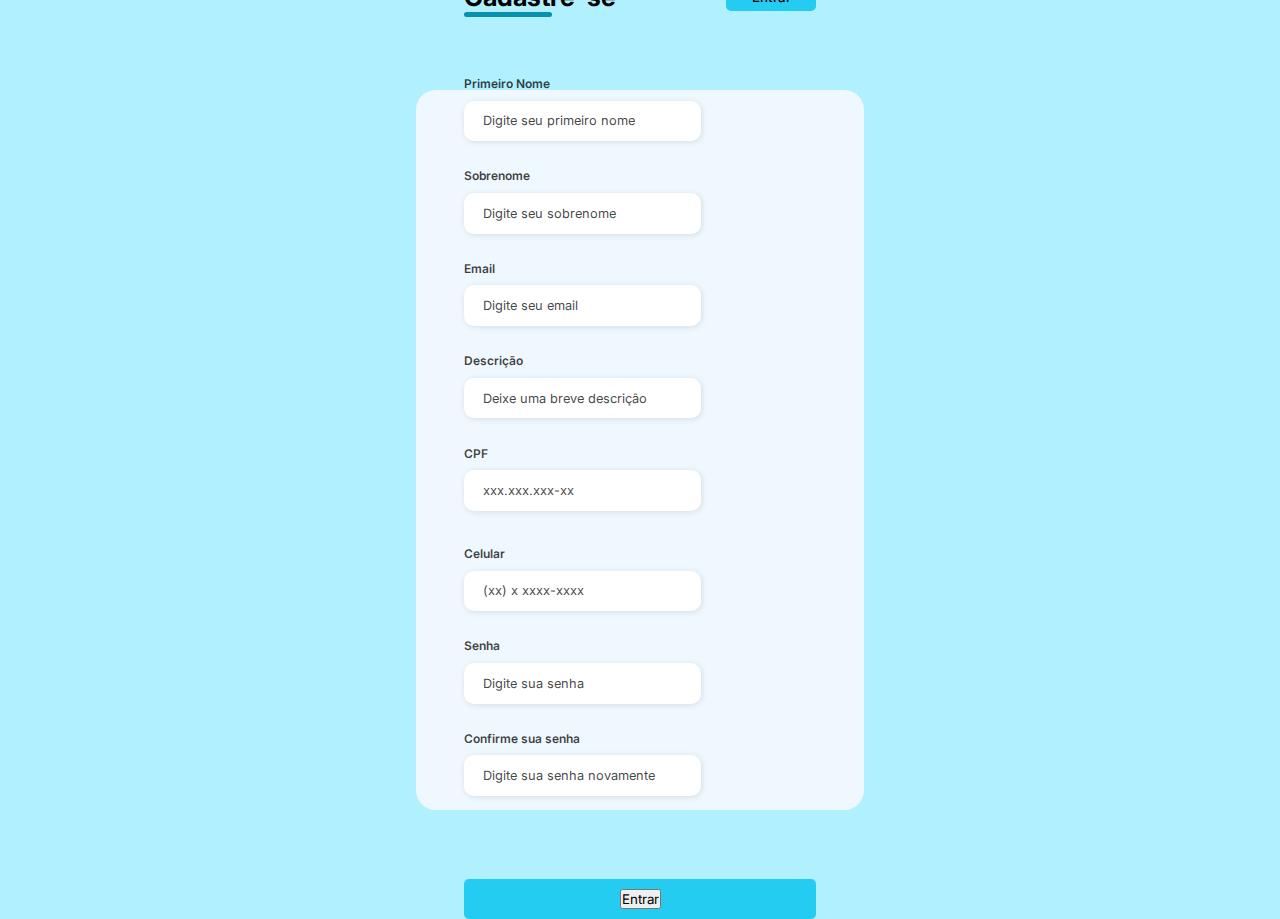
<file: PIT TRABALHO(Comentado)/index.html>
<!DOCTYPE html>
<html lang="pt-br">
<head>
    <meta charset="UTF-8">
    <meta http-equiv="X-UA-Compatible" content="IE=edge">
    <meta name="viewport" content="width=device-width, initial-scale=1.0">
    <link rel="stylesheet" href="assets/css/styles.css">
    <script src="assets/js/script.js"></script>
    <title>Cadastre-se</title>
</head>
<body>




    <div class="container">
        <div class="form-image">
            <img src="assets/img/cadastroimg.svg">
        </div>
        <div class="form">
            <form  action="back-end_registro/Registro.php" method="post">
                <!--back-end necessário -->
                <div class="form-header">
                    <div class="title">
                        <h1>Cadastre-se</h1>
                    </div>
                    <div class="login-button">
                        <button><a href="#">Entrar</a></button> <!--back-end necessário -->
                    </div>
                </div>
                

                <div class="input-group">
                    <div class="input-box">
                        <label for="firstname">Primeiro Nome</label>
                        <input id="firstname" type="text" name="Nome" placeholder="Digite seu primeiro nome"
                            required>
                    </div>
    
                    <div class="input-box">
                        <label for="lastname">Sobrenome</label>
                        <input id="lastname" type="text" name="lastname" placeholder="Digite seu sobrenome" required>
                    </div>
    
                    <div class="input-box">
                        <label for="email">Email</label>
                        <input id="email" type="email" name="Email" placeholder="Digite seu email" required>
                    </div>
    
                    <div class="input-box">
                        <label for="descrição">Descrição</label>
                        <input id="descrição" type="text" name="Info" placeholder="Deixe uma breve descrição"
                            required>
                    </div>
    
                    <div class="input-box">
                        <label for="CPF">CPF</label>
                        <input id="CPF" name="CPF" placeholder="xxx.xxx.xxx-xx" maxlength="14"required>
                    </div>
    
                    <div class="input-box">
                        <label for="number">Celular</label>
                        <input id="number" type="tel" name="Tel" placeholder="(xx) x xxxx-xxxx" maxlength="15"required>
                    </div>
    
                    <div class="input-box">
                        <label for="password">Senha</label>
                        <input id="password" type="password" name="Senha" placeholder="Digite sua senha" required>
                    </div>
    
                    <div class="input-box">
                        <label for="password">Confirme sua senha</label>
                        <input id="password" type="password" name="Senha2" placeholder="Digite sua senha novamente" required>
                    </div>
                </div>
                <div class="continue-button">
                    <button><a href="#"><input type="submit" name="enviar" value="Entrar"></a></button>
                </div>
            </form>
        </div>
    </div>
</body>    
</html>
</file>
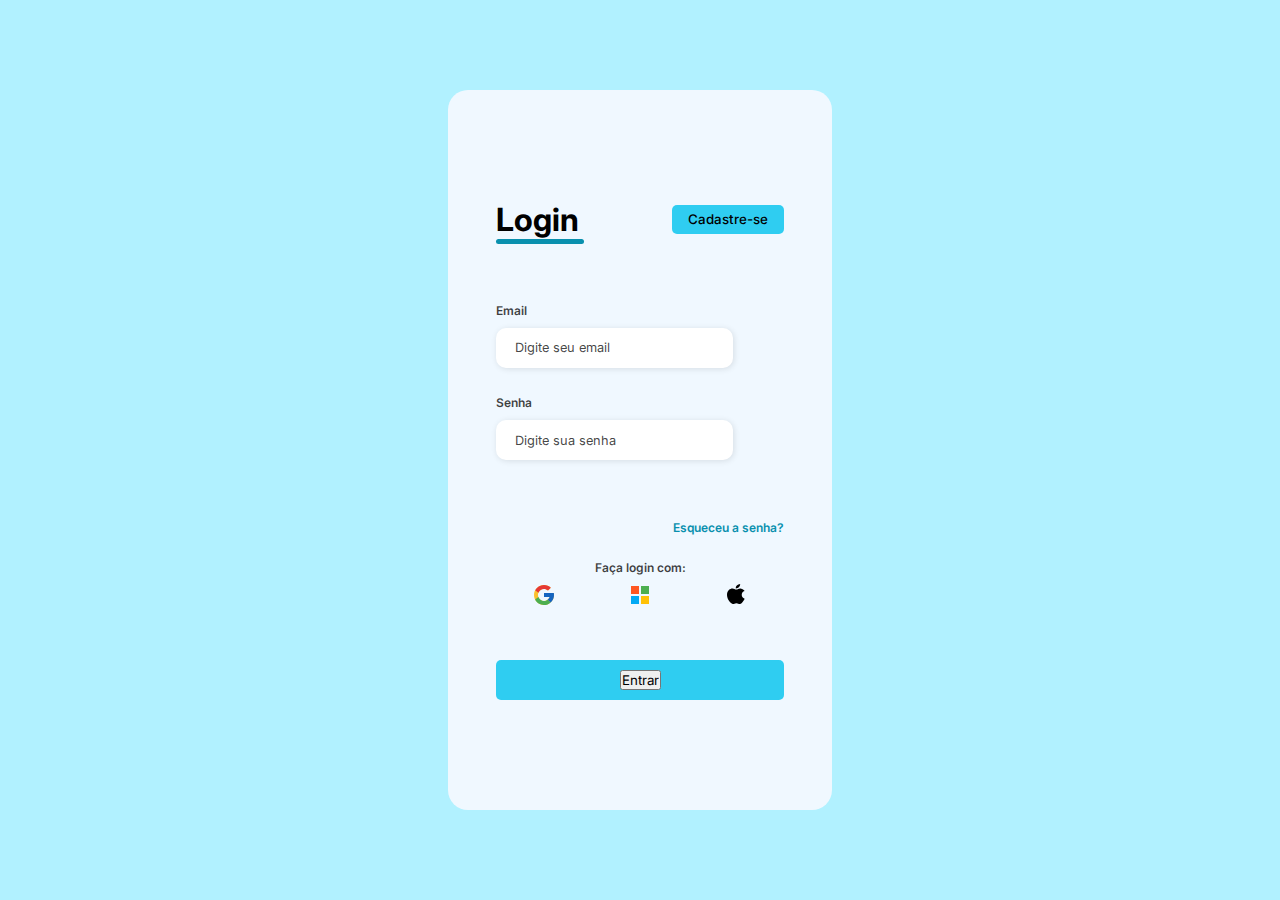
<file: PIT TRABALHO(Comentado)/login/index.html>
<!DOCTYPE html>
<html lang="pt-br">
<head>
    <meta charset="UTF-8">
    <meta http-equiv="X-UA-Compatible" content="IE=edge">
    <meta name="viewport" content="width=device-width, initial-scale=1.0">
    <link rel="stylesheet" href="assets/css/styles2.css">
    <link href="https://unpkg.com/boxicons@2.1.4/css/boxicons.min.css" rel="stylesheet">
    <title>Login</title>
</head>
<body>

    
    <div class="container">
        <div class="form">
            <form action = "Back-End login/Back-End_Login.php" method="post">
                <div class="form-header">
                    <div class="title">
                        <h1>Login</h1>
                    </div>
                    <div class="login-button">
                        <button><a href="index.html">Cadastre-se</a></button> <!--back-end necessário -->
                    </div>
                </div>

                <div class="input-group">
                    <div class="input-box">
                        <label for="email">Email</label>
                        <input id="email" type="email" name="Nome" placeholder="Digite seu email"
                            required>
                    </div>
    
                    <div class="input-box">
                        <label for="password">Senha</label>
                        <input id="password" type="password" name="Senha" placeholder="Digite sua senha" required>
                    </div>
                </div>

                <div class="forgot-password">
                    <a href="#">Esqueceu a senha?</a>
                </div>

                <div class="login-options">
                    <h6>Faça login com:</h6>
                    <div class="social-icons">
                        <img src="assets/img/google-icon.svg" alt="Google">
                        <img src="assets/img/microsoft-icon.svg" alt="Microsoft">
                        <img src="assets/img/apple-icon.svg" alt="Apple">
                    </div>
                </div>

                <div class="continue-button">
                    <button><a href="#"><input type="submit" name="enviar" value="Entrar"></a></button>
                </div>
            </form>
        </div>
    </div>
</body>
</html>
</file>
<file: PIT TRABALHO(Comentado)/assets/css/styles.css>
@import url('https://fonts.googleapis.com/css2?family=Inter:wght@100;200;300;400;500;600;700;800;900&display=swap');

* {
    padding: 0;
    margin: 0;
    box-sizing: border-box;
    font-family: 'Inter', sans-serif;
}

body {
    width: 100%;
    height: 100vh;
    display: flex;
    justify-content: center;
    align-items: center;
    background: #00d0ff4e;
}

.container {
    width: 80%;
    height: 80vh;
    display: flex;
}

.form-image {
     width: 50%; /* 50% de 80% da div coitainer */
     display: flex;
     justify-content: center;
     align-items: center;
     background-color: transparent;
     padding: 1rem;
}

.form-image img {
    width: 31rem;
}

.form {
   width: 45%;   /* dividindo a telinha */
   display: flex;
   justify-content: center;
   align-items: center;
   flex-direction: column;
   background-color: aliceblue;
   padding: 3rem;
   border-radius: 20px;
}

.form-header {
    margin-bottom: 3rem;
    display: flex;
    justify-content: space-between;
}

.login-button {
    display: flex;
    align-items: center;
}

.login-button button {
    width: 90px;
    border: none;
    background-color: #08c4eed5;
    padding: 0.4rem 1rem;
    border-radius: 5px;
    cursor: pointer;
    transition: 0.5s;
}

.login-button button:hover {
    background-color:#0990aec9;;
    transition: 0.5s;
}

.login-button button a {
    color: black;
    text-decoration: none;
    font-weight: 500;
}

.form-header h1::after {
    content: '';
    display: block;
    width: 5.5rem;
    height: 0.3rem;
    background-color: #0990ae;
    margin: 0 auto;
    position: absolute;
    border-radius: 10px;    
}

.input-group {
    display: flex;
    flex-wrap: wrap;
    justify-content: space-between;
    padding: 1rem 0;
}

.input-box {
    display: flex;
    flex-direction: column;
    margin-bottom: 1.1rem;
}

#CPF {
    display: flex;
    flex-direction: column;
    margin-bottom: 1.1rem;
    height: 90;
}

.input-box input {
    margin: 0.6rem 0;
    padding: 0.8rem 1.2rem;
    border: none;
    border-radius: 10px;
    box-shadow: 1px 1px 6px #0000001c;
    font-size: 0.8rem;
}

.input-box input:hover {
    background-color: #eeeeee75;
}

.input-box input:focus-visible {
    outline: 1px solid #0990ae;
}

.input-box  label,
.gender-title h6 {
    font-size: 0.75rem;
    font-weight: 600;
    color: #000000c0;
}

.input-box input::placeholder {
    color: #000000be;
}

.gender-group {
    display: flex;
    justify-content: space-between;
    margin-top: 0.62rem;
    padding: 0 0 02rem;
}

.gender-input {
    display: flex;
    align-items: center;
}

.gender-input input {
    margin-right: 0.35rem;
}

.gender-input label {
    font-size: 0.81rem;
    font-weight: 600;
    color: #000000c0;
}

.continue-button button {
    width: 100%;
    margin-top: 2.5rem;
    border:none;
    background-color: #08c4eed5;
    padding: 0.62rem;
    border-radius: 5px;
    cursor: pointer;
    transition: 0.5s;
}

.continue-button button:hover {
    background-color: #0990aec9;
    transition: 0.5s;
}

.continue-button button a {
    text-decoration: none;
    color: #000000c0;
    font-size: 0.93rem;
}

 /* responsividade código */
 @media screen and (max-width: 1330px) {
    .form-image {
        display: none;
    }
    .container {
        width: 35%;
    }
    .form {
        width: 100%;
    }

    .form-header h1 {
        font-size: 1.6rem;  
    }
}

@media screen and (max-width: 1064px) {
    .container {
        width: 90%;
        height: auto;
    }
    .input-group {
        flex-direction: column;
        z-index: 5;
        padding-right: 5rem;
        max-height: 10rem;
        overflow-y: scroll;
        flex-wrap: nowrap;
    }
    .gender-inputs {
        margin-top: 2rem;
    }
    .gender-group {
        flex-direction: column;
    }
    .gender-title h6 {
        margin: 0;
    }
    .gender-input {
        margin-top: 0.5rem;
    }
}
</file>
<file: PIT TRABALHO(Comentado)/login/assets/css/styles2.css>
@import url('https://fonts.googleapis.com/css2?family=Inter:wght@100;200;300;400;500;600;700;800;900&display=swap');

* {
    padding: 0;
    margin: 0;
    box-sizing: border-box;
    font-family: 'Inter', sans-serif;
}

body {
    width: 100%;
    height: 100vh;
    display: flex;
    justify-content: center;
    align-items: center;
    background: #00d0ff4e;
}

.container {
    width: 100%;
    height: 80vh;
    display: flex;
    justify-content: center;
}

.form {
   width: 90%; 
   max-width: 400px; /* Adicionado para limitar a largura em dispositivos maiores */
   display: flex;
   justify-content: center;
   align-items: center;
   flex-direction: column;
   background-color: aliceblue;
   padding: 3rem;
   border-radius: 20px;
}

/* Estilos adicionados para dispositivos móveis */
@media screen and (min-width: 768px) {
    .form {
        width: 30%;
    }
}

.form-header {
    margin-bottom: 3rem;
    display: flex;
    justify-content: space-between;
}

.login-button {
    display: flex;
    align-items: center;
}

.login-button button {
    width: 100%;
    border: none;
    background-color: #08c4eed5;
    padding: 0.4rem 1rem;
    border-radius: 5px;
    cursor: pointer;
    transition: 0.5s;
}

.login-button button:hover {
    background-color:#0990aec9;
    transition: 0.5s;
}

.login-button button a {
    color: black;
    text-decoration: none;
    font-weight: 500;
}

.form-header h1::after {
    content: '';
    display: block;
    width: 5.5rem;
    height: 0.3rem;
    background-color: #0990ae;
    margin: 0 auto;
    position: absolute;
    border-radius: 10px;    
}

.input-group {
    display: flex;
    flex-wrap: wrap;
    justify-content: space-between;
    padding: 1rem 0;
}

.input-box {
    display: flex;
    flex-direction: column;
    margin-bottom: 1.1rem;
}

.input-box input {
    margin: 0.6rem 0;
    padding: 0.8rem 1.2rem;
    border: 1px;
    border-radius: 10px;
    box-shadow: 1px 1px 6px #0000001c;
    font-size: 0.8rem;
}

.input-box input:hover {
    background-color: #eeeeee75;
}

.input-box input:focus-visible {
    outline: 1px solid #0990ae;
}

.input-box label,
.forgot-password a,
.login-options h6 {
    font-size: 0.75rem;
    font-weight: 600;
    color: #000000c0;
}

.input-box input::placeholder {
    color: #000000be;
}

.forgot-password {
    margin-top: 0.8rem;
    text-align: right;
}

.forgot-password a {
    text-decoration: none;
    color: #0990ae;
}

.login-options {
    margin-top: 1.5rem;
    text-align: center;
}

.login-options h6 {
    margin-bottom: 0.5rem;
}

.social-icons {
    display: flex;
    justify-content: space-around;
    margin-top: 0.5rem;
}

.social-icons img {
    width: 24px;
    height: 24px;
    margin: 0 0.4rem;
}

.continue-button {
    margin-top: 2.5rem;
}

.continue-button button {
    width: 100%;
    margin-top: 0.8rem;
    border: none;
    background-color: #08c4eed5;
    padding: 0.62rem;
    border-radius: 5px;
    cursor: pointer;
    transition: 0.5s;
}

.continue-button button:hover {
    background-color: #0990aec9;
    transition: 0.5s;
}

.continue-button button a {
    text-decoration: none;
    color: #000000c0;
    font-size: 0.93rem;
}
</file>
